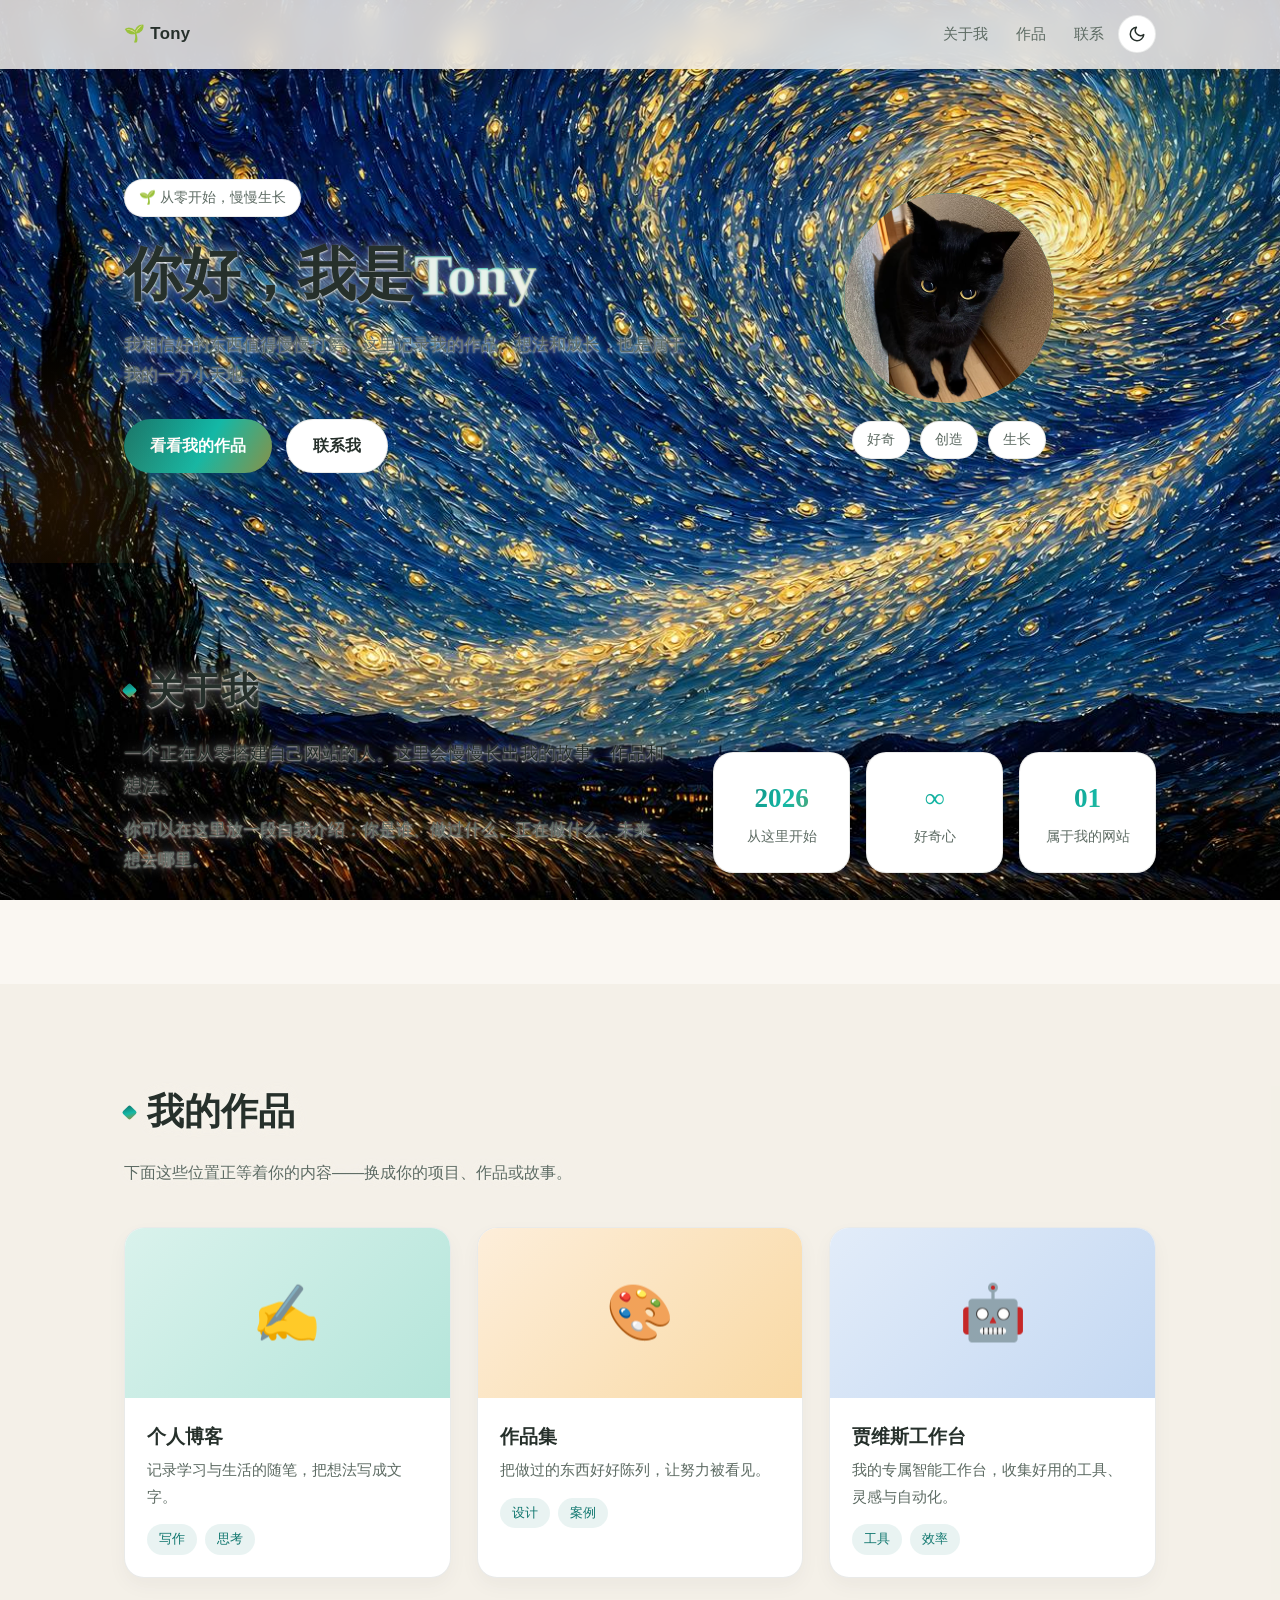
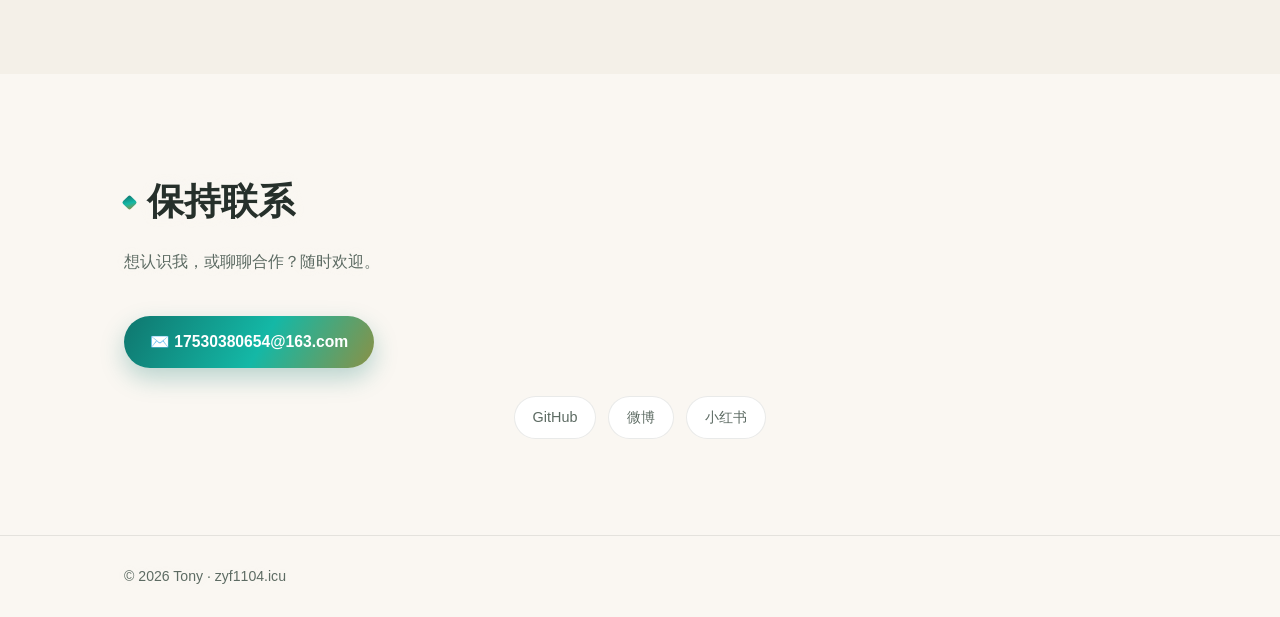
<file: index.html>
<!DOCTYPE html>
<html lang="zh-CN">
<head>
  <meta charset="UTF-8" />
  <meta name="viewport" content="width=device-width, initial-scale=1.0" />
  <title>Tony · 个人主页</title>
  <meta name="description" content="你好，我是 Tony。这里是我的个人主页，记录作品、想法与成长。" />
  <link rel="icon" href="data:image/svg+xml,<svg xmlns='http://www.w3.org/2000/svg' viewBox='0 0 100 100'><text y='.9em' font-size='90'>🌱</text></svg>" />
  <link rel="stylesheet" href="css/style.css?v=4" />
  <link rel="preload" as="image" href="images/bg-1.jpg" />
  <link rel="preload" as="image" href="images/bg-2.jpg" />
  <link rel="preload" as="image" href="images/bg-3.jpg" />
  <script>
    (function () {
      var saved = localStorage.getItem("theme");
      var theme = saved || (window.matchMedia("(prefers-color-scheme: dark)").matches ? "dark" : "light");
      document.documentElement.setAttribute("data-theme", theme);
    })();
  </script>
<!-- Cloudflare Web Analytics -->
<script type='module' src='https://static.cloudflareinsights.com/beacon.min.js' data-cf-beacon='{"token": "24d7faa1f0004ba4b6d1cf66debe24dd"}'></script>
<!-- End Cloudflare Web Analytics -->
</head>
<body>
  <div class="bg-carousel" id="bgCarousel" aria-hidden="true">
    <div class="bg-slide active" style="background-image: url('images/bg-1.jpg')"></div>
    <div class="bg-slide" style="background-image: url('images/bg-2.jpg')"></div>
    <div class="bg-slide" style="background-image: url('images/bg-3.jpg')"></div>
  </div>
  <header class="site-header">
    <div class="container nav-wrap">
      <a class="brand" id="brand" href="#top">🌱 Tony</a>
      <div class="nav-right">
        <nav class="nav" id="nav">
          <a href="#about">关于我</a>
          <a href="#projects">作品</a>
          <a href="#contact">联系</a>
        </nav>
        <button class="theme-toggle" id="themeToggle" aria-label="切换深浅色" title="切换深浅色">
          <svg class="icon-moon" viewBox="0 0 24 24" fill="none" stroke="currentColor" stroke-width="2" stroke-linecap="round" stroke-linejoin="round"><path d="M21 12.79A9 9 0 1 1 11.21 3 7 7 0 0 0 21 12.79z"/></svg>
          <svg class="icon-sun" viewBox="0 0 24 24" fill="none" stroke="currentColor" stroke-width="2" stroke-linecap="round" stroke-linejoin="round"><circle cx="12" cy="12" r="4"/><path d="M12 2v2M12 20v2M4.93 4.93l1.41 1.41M17.66 17.66l1.41 1.41M2 12h2M20 12h2M4.93 19.07l1.41-1.41M17.66 6.34l1.41-1.41"/></svg>
        </button>
        <button class="nav-toggle" id="navToggle" aria-label="打开菜单" aria-expanded="false">
          <span></span><span></span><span></span>
        </button>
      </div>
    </div>
  </header>

  <main id="top">
    <section class="hero">
      <div class="container hero-inner">
        <div class="hero-text">
          <p class="hero-badge" id="heroBadge">🌱 从零开始，慢慢生长</p>
          <h1 id="heroHeading">你好，我是<span class="gradient-text">Tony</span></h1>
          <p class="hero-sub" id="heroSub">我相信好的东西值得慢慢打磨。这里记录我的作品、想法和成长，也是属于我的一方小天地。</p>
          <div class="hero-actions">
            <a class="btn btn-primary" id="primaryBtn" href="#projects">看看我的作品</a>
            <a class="btn btn-ghost" id="secondaryBtn" href="#contact">联系我</a>
          </div>
        </div>
        <div class="hero-card" aria-hidden="true">
          <div class="monogram" id="monogram"><img src="images/avatar.png" alt="Tony 的头像" /></div>
          <div class="hero-card-tags" id="heroTags">
            <span>好奇</span><span>创造</span><span>生长</span>
          </div>
        </div>
      </div>
    </section>

    <section id="about" class="section">
      <div class="container">
        <h2 class="section-title reveal" id="aboutTitle">关于我</h2>
        <div class="about-grid">
          <div class="about-text reveal" id="aboutParagraphs">
            <p>一个正在从零搭建自己网站的人。这里会慢慢长出我的故事、作品和想法。</p>
            <p>你可以在这里放一段自我介绍：你是谁、做过什么、正在做什么、未来想去哪里。</p>
          </div>
          <ul class="about-stats reveal" id="aboutStats">
            <li><strong>2026</strong><span>从这里开始</span></li>
            <li><strong>∞</strong><span>好奇心</span></li>
            <li><strong>01</strong><span>属于我的网站</span></li>
          </ul>
        </div>
      </div>
    </section>

    <section id="projects" class="section section-alt">
      <div class="container">
        <h2 class="section-title reveal" id="projectsTitle">我的作品</h2>
        <p class="section-lead reveal" id="projectsLead">下面这些位置正等着你的内容——换成你的项目、作品或故事。</p>
        <div class="projects-grid" id="projectsGrid">
          <article class="project-card reveal">
            <div class="project-cover cover-a">✍️</div>
            <h3>个人博客</h3>
            <p>记录学习与生活的随笔，把想法写成文字。</p>
            <ul class="tags"><li>写作</li><li>思考</li></ul>
          </article>
          <article class="project-card reveal">
            <div class="project-cover cover-b">🎨</div>
            <h3>作品集</h3>
            <p>把做过的东西好好陈列，让努力被看见。</p>
            <ul class="tags"><li>设计</li><li>案例</li></ul>
          </article>
          <article class="project-card reveal">
            <div class="project-cover cover-c">🤖</div>
            <h3>贾维斯工作台</h3>
            <p>我的专属智能工作台，收集好用的工具、灵感与自动化。</p>
            <ul class="tags"><li>工具</li><li>效率</li></ul>
          </article>
        </div>
      </div>
    </section>

    <section id="contact" class="section">
      <div class="container c99ontact-inner">
        <h2 class="section-title reveal" id="contactTitle">保持联系</h2>
        <p class="section-lead reveal" id="contactLead">想认识我，或聊聊合作？随时欢迎。</p>
        <a class="btn btn-primary reveal" id="contactEmail" href="mailto:17530380654@163.com">✉️ 17530380654@163.com</a>
        <div class="socials reveal" id="socials">
          <a href="#" class="chip">GitHub</a>
          <a href="#" class="chip">微博</a>
          <a href="#" class="chip">小红书</a>
        </div>
      </div>
    </section>
  </main>

  <footer class="site-footer">
    <div class="container">
      <p>© <span id="year">2026</span> <span id="copyrightText">Tony · zyf1104.icu</span></p>
      <button class="back-top" id="backTop" aria-label="回到顶部">↑</button>
    </div>
  </footer>

  <script src="js/main.js?v=4"></script>
</body>
</html>
</file>
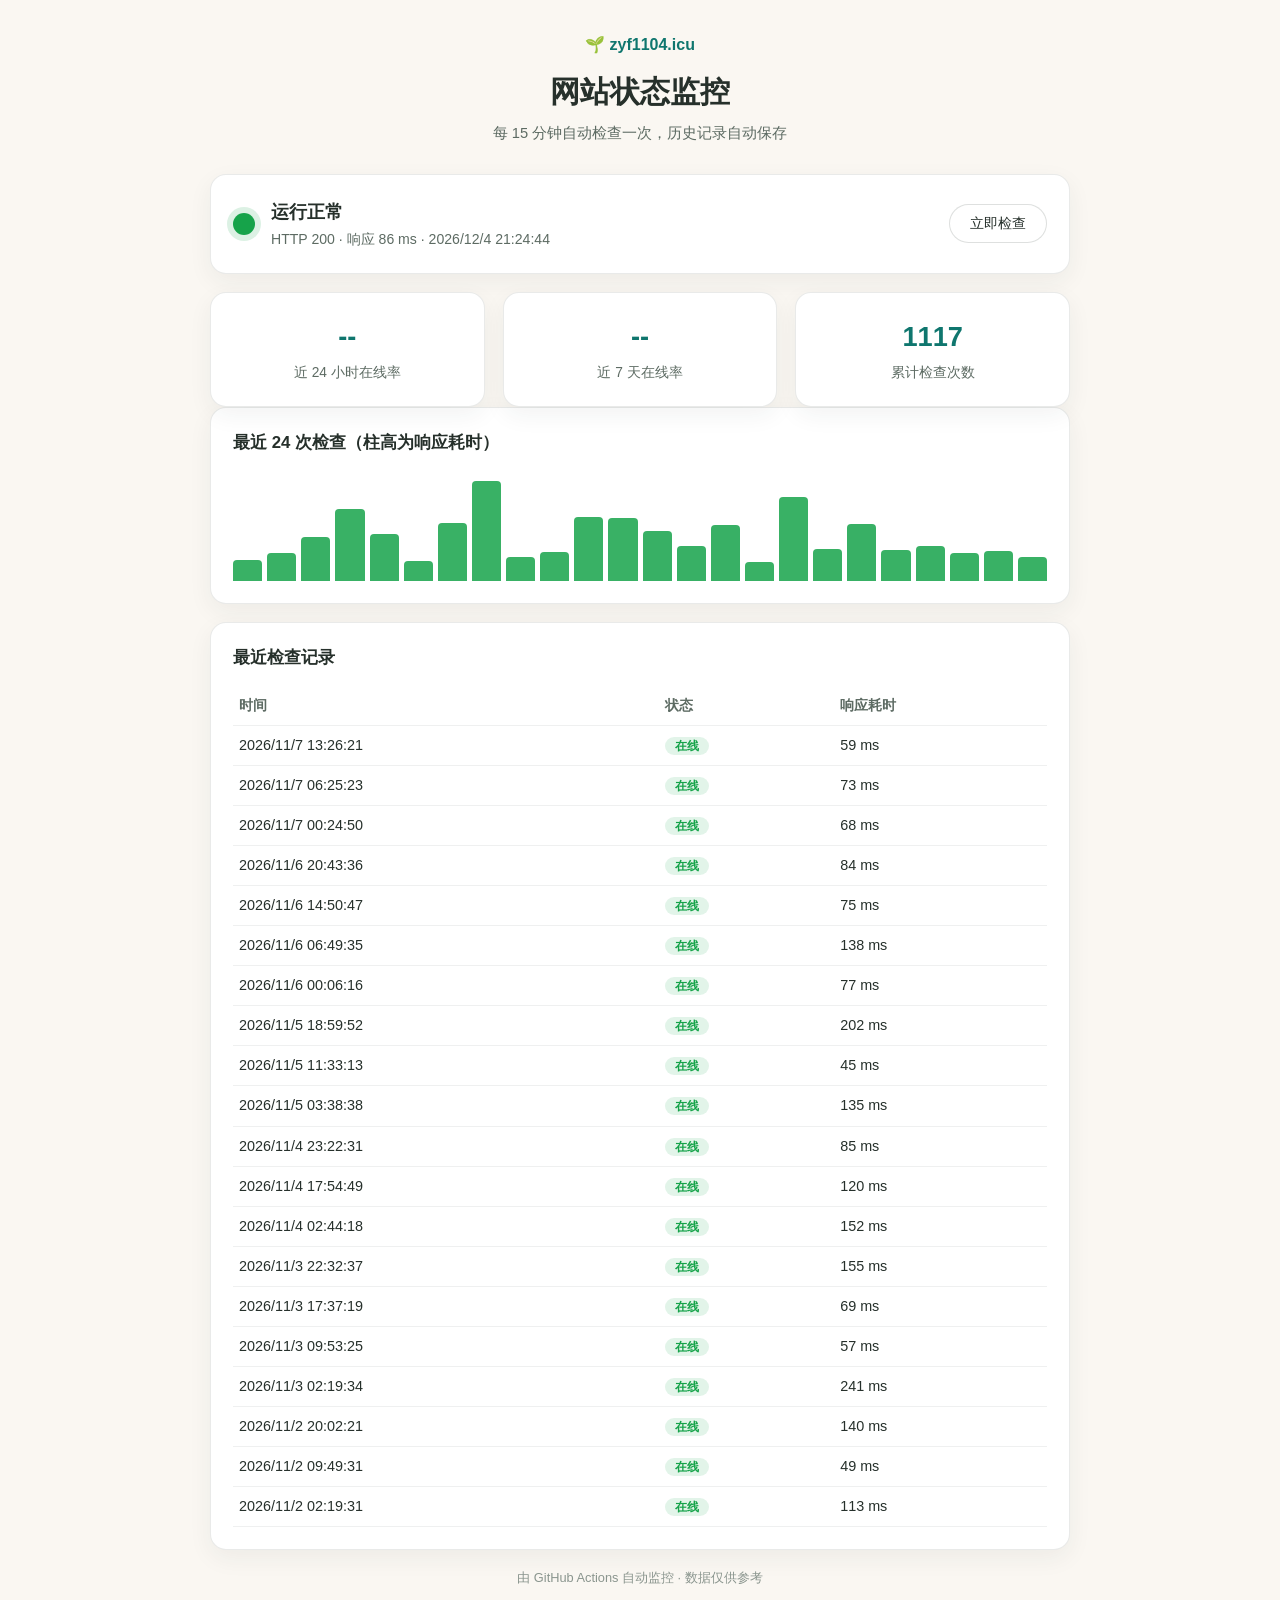
<file: status/index.html>
<!DOCTYPE html>
<html lang="zh-CN">
<head>
  <meta charset="UTF-8" />
  <meta name="viewport" content="width=device-width, initial-scale=1.0" />
  <title>网站状态 · zyf1104.icu</title>
  <style>
    * { margin: 0; padding: 0; box-sizing: border-box; }
    body {
      font-family: "PingFang SC", "Hiragino Sans GB", "Microsoft YaHei", sans-serif;
      background: #faf7f2;
      color: #26302b;
      line-height: 1.6;
      padding: 32px 20px 60px;
    }
    .page { max-width: 860px; margin: 0 auto; }
    header { text-align: center; margin-bottom: 28px; }
    .brand { color: #0f766e; font-weight: 700; text-decoration: none; }
    h1 {
      font-family: "Noto Serif SC", "Songti SC", serif;
      font-size: 1.9rem;
      margin: 10px 0 6px;
    }
    header p { color: #5d6b63; font-size: 0.92rem; }
    .card {
      background: #fff;
      border: 1px solid rgba(38, 48, 43, 0.1);
      border-radius: 16px;
      padding: 22px;
      box-shadow: 0 8px 24px rgba(38, 48, 43, 0.06);
      margin-bottom: 18px;
    }
    .status-card { display: flex; align-items: center; gap: 16px; flex-wrap: wrap; }
    .status-dot {
      width: 22px; height: 22px; border-radius: 50%;
      background: #d1d5db; flex-shrink: 0;
    }
    .status-dot.ok { background: #16a34a; box-shadow: 0 0 0 6px rgba(22, 163, 74, 0.15); }
    .status-dot.warn { background: #f59e0b; box-shadow: 0 0 0 6px rgba(245, 158, 11, 0.15); }
    .status-dot.down { background: #dc2626; box-shadow: 0 0 0 6px rgba(220, 38, 38, 0.15); }
    .status-text { font-size: 1.15rem; font-weight: 700; }
    .status-meta { color: #5d6b63; font-size: 0.88rem; margin-top: 2px; }
    button {
      margin-left: auto; border: 1px solid rgba(38, 48, 43, 0.15);
      background: #fff; color: #26302b; border-radius: 999px;
      padding: 9px 20px; font-size: 0.9rem; cursor: pointer;
      transition: border-color 0.2s, color 0.2s;
    }
    button:hover { border-color: #0f766e; color: #0f766e; }
    .stats { display: grid; grid-template-columns: repeat(3, 1fr); gap: 18px; }
    .stats .card { text-align: center; margin-bottom: 0; }
    .num { font-size: 1.7rem; font-weight: 800; color: #0f766e; }
    .label { color: #5d6b63; font-size: 0.86rem; margin-top: 4px; }
    h2 { font-size: 1.05rem; margin-bottom: 14px; }
    .bars { display: flex; align-items: flex-end; gap: 5px; height: 110px; }
    .bar {
      flex: 1; min-width: 6px; border-radius: 4px 4px 0 0;
      background: #16a34a; opacity: 0.85; position: relative;
    }
    .bar.bad { background: #dc2626; }
    .bar .tip {
      position: absolute; bottom: calc(100% + 4px); left: 50%; transform: translateX(-50%);
      background: #26302b; color: #fff; font-size: 0.72rem;
      padding: 3px 7px; border-radius: 6px; white-space: nowrap;
      opacity: 0; pointer-events: none; transition: opacity 0.15s;
    }
    .bar:hover .tip { opacity: 1; }
    table { width: 100%; border-collapse: collapse; font-size: 0.9rem; }
    th, td { text-align: left; padding: 8px 6px; border-bottom: 1px solid rgba(38, 48, 43, 0.07); }
    th { color: #5d6b63; font-weight: 600; }
    .tag { font-size: 0.78rem; padding: 2px 10px; border-radius: 999px; font-weight: 600; }
    .tag.ok { background: rgba(22, 163, 74, 0.12); color: #16a34a; }
    .tag.warn { background: rgba(245, 158, 11, 0.14); color: #b45309; }
    .tag.down { background: rgba(220, 38, 38, 0.12); color: #dc2626; }
    footer { text-align: center; color: #8a958e; font-size: 0.8rem; margin-top: 10px; }
    @media (max-width: 600px) {
      .stats { grid-template-columns: 1fr; }
      button { margin-left: 0; }
    }
  </style>
</head>
<body>
  <div class="page">
    <header>
      <a class="brand" href="/">🌱 zyf1104.icu</a>
      <h1>网站状态监控</h1>
      <p>每 15 分钟自动检查一次，历史记录自动保存</p>
    </header>

    <section class="card status-card">
      <div class="status-dot" id="statusDot"></div>
      <div>
        <div class="status-text" id="statusText">正在检查…</div>
        <div class="status-meta" id="statusMeta"></div>
      </div>
      <button id="refreshBtn">立即检查</button>
    </section>

    <section class="stats">
      <div class="card"><div class="num" id="uptime24">--</div><div class="label">近 24 小时在线率</div></div>
      <div class="card"><div class="num" id="uptime7d">--</div><div class="label">近 7 天在线率</div></div>
      <div class="card"><div class="num" id="checkCount">--</div><div class="label">累计检查次数</div></div>
    </section>

    <section class="card">
      <h2>最近 24 次检查（柱高为响应耗时）</h2>
      <div class="bars" id="bars"><div style="color:#5d6b63;font-size:.85rem">加载中…</div></div>
    </section>

    <section class="card">
      <h2>最近检查记录</h2>
      <table>
        <thead><tr><th>时间</th><th>状态</th><th>响应耗时</th></tr></thead>
        <tbody id="tableBody"><tr><td colspan="3" style="color:#5d6b63">加载中…</td></tr></tbody>
      </table>
    </section>

    <footer>由 GitHub Actions 自动监控 · 数据仅供参考</footer>
  </div>

  <script>
    (function () {
      var SITE_URL = "/";
      var dot = document.getElementById("statusDot");
      var text = document.getElementById("statusText");
      var meta = document.getElementById("statusMeta");

      function setStatus(state, msg, extra) {
        dot.className = "status-dot " + state;
        text.textContent = msg;
        meta.textContent = extra || "";
      }

      function fmtTime(iso) {
        try {
          return new Date(iso).toLocaleString("zh-CN", { hour12: false });
        } catch (e) {
          return iso;
        }
      }

      function liveCheck() {
        var t0 = performance.now();
        return fetch(SITE_URL + "?live=" + Date.now(), { cache: "no-store" })
          .then(function (res) {
            var ms = Math.round(performance.now() - t0);
            if (res.ok) {
              setStatus("ok", "运行正常", "HTTP " + res.status + " · 响应 " + ms + " ms · " + fmtTime(new Date().toISOString()));
            } else {
              setStatus("warn", "服务异常", "HTTP " + res.status + " · " + fmtTime(new Date().toISOString()));
            }
            return { ok: res.ok, code: res.status, ms: ms };
          })
          .catch(function () {
            setStatus("down", "无法访问", fmtTime(new Date().toISOString()));
            return { ok: false, code: 0, ms: 0 };
          });
      }

      function isUp(code) {
        return code >= 200 && code < 400;
      }

      function render(history) {
        var now = Date.now();
        var day = 24 * 3600 * 1000;
        var last24 = history.filter(function (h) { return now - new Date(h.t).getTime() < day; });
        var last7d = history.filter(function (h) { return now - new Date(h.t).getTime() < 7 * day; });

        document.getElementById("uptime24").textContent = pct(last24);
        document.getElementById("uptime7d").textContent = pct(last7d);
        document.getElementById("checkCount").textContent = history.length;

        var recent = history.slice(-24);
        var maxMs = Math.max.apply(null, recent.map(function (h) { return h.ms; }).concat([1]));
        var bars = document.getElementById("bars");
        bars.innerHTML = "";
        recent.forEach(function (h) {
          var b = document.createElement("div");
          b.className = "bar" + (isUp(h.code) ? "" : " bad");
          var height = Math.max(8, Math.round((h.ms / maxMs) * 100));
          b.style.height = height + "px";
          var tip = document.createElement("span");
          tip.className = "tip";
          tip.textContent = fmtTime(h.t) + " · " + (isUp(h.code) ? "在线" : "离线") + " · " + h.ms + "ms";
          b.appendChild(tip);
          bars.appendChild(b);
        });

        var body = document.getElementById("tableBody");
        body.innerHTML = "";
        history.slice(-20).reverse().forEach(function (h) {
          var tr = document.createElement("tr");
          var tdT = document.createElement("td"); tdT.textContent = fmtTime(h.t);
          var tdS = document.createElement("td");
          var tag = document.createElement("span");
          tag.className = "tag " + (isUp(h.code) ? "ok" : "down");
          tag.textContent = isUp(h.code) ? "在线" : "离线";
          tdS.appendChild(tag);
          var tdM = document.createElement("td"); tdM.textContent = h.ms + " ms";
          tr.appendChild(tdT); tr.appendChild(tdS); tr.appendChild(tdM);
          body.appendChild(tr);
        });
      }

      function pct(arr) {
        if (!arr.length) return "--";
        var up = arr.filter(function (h) { return isUp(h.code); }).length;
        return Math.round((up / arr.length) * 100) + "%";
      }

      function loadHistory() {
        return fetch("history.json", { cache: "no-store" })
          .then(function (res) {
            if (!res.ok) throw new Error("history not found");
            return res.text();
          })
          .then(function (text) {
            var history = text.trim().split("\n").filter(Boolean).map(function (line) {
              try { return JSON.parse(line); } catch (e) { return null; }
            }).filter(Boolean);
            render(history);
            return history;
          })
          .catch(function () {
            var bars = document.getElementById("bars");
            bars.innerHTML = '<div style="color:#5d6b63;font-size:.85rem">暂无历史数据，等待第一次自动检查…</div>';
            return [];
          });
      }

      function refresh() {
        liveCheck();
        loadHistory();
      }

      document.getElementById("refreshBtn").addEventListener("click", refresh);
      refresh();
      setInterval(refresh, 60000);
    })();
  </script>
</body>
</html>
</file>
<file: css/style.css>
/* ===== 基础 ===== */
* {
  margin: 0;
  padding: 0;
  box-sizing: border-box;
}

:root {
  --bg: #faf7f2;
  --bg-alt: #f2ede4;
  --card: #ffffff;
  --text: #26302b;
  --text-soft: #5d6b63;
  --accent: #0f766e;
  --grad: linear-gradient(120deg, #0f766e 0%, #14b8a6 55%, #d97706 130%);
  --line: rgba(38, 48, 43, 0.1);
  --shadow: 0 18px 45px rgba(38, 48, 43, 0.12);
  --radius: 20px;
  --serif: "Noto Serif SC", "Songti SC", "SimSun", "STSong", serif;
  --sans: "PingFang SC", "Hiragino Sans GB", "Microsoft YaHei", "Noto Sans SC", "Helvetica Neue", Arial, sans-serif;
}

[data-theme="dark"] {
  --bg: #10181a;
  --bg-alt: #162124;
  --card: #1b2729;
  --text: #e8efe9;
  --text-soft: #a8b8ae;
  --line: rgba(232, 239, 233, 0.12);
  --shadow: 0 18px 45px rgba(0, 0, 0, 0.35);
}

html {
  background: var(--bg);
  scroll-behavior: smooth;
}

body {
  font-family: var(--sans);
  background: transparent;
  color: var(--text);
  line-height: 1.75;
  transition: background 0.3s ease, color 0.3s ease;
}

/* ===== 背景轮播 ===== */
.bg-carousel {
  position: fixed;
  inset: 0;
  z-index: 0;
  overflow: hidden;
}

.bg-slide {
  position: absolute;
  inset: 0;
  background-size: cover;
  background-position: center;
  opacity: 0;
  transition: opacity 1.6s ease;
}

.bg-slide.active {
  opacity: 1;
}

main {
  position: relative;
  z-index: 1;
}

.site-footer {
  position: relative;
  z-index: 1;
}

img {
  max-width: 100%;
  display: block;
}

a {
  color: inherit;
  text-decoration: none;
}

ul {
  list-style: none;
}

::selection {
  background: var(--accent);
  color: #fff;
}

.container {
  max-width: 1080px;
  margin: 0 auto;
  padding: 0 24px;
}

/* ===== 顶部导航 ===== */
.site-header {
  position: sticky;
  top: 0;
  z-index: 50;
  background: color-mix(in srgb, var(--bg) 82%, transparent);
  -webkit-backdrop-filter: blur(12px);
  backdrop-filter: blur(12px);
  border-bottom: 1px solid transparent;
  transition: border-color 0.3s ease, box-shadow 0.3s ease;
}

.site-header.scrolled {
  border-bottom-color: var(--line);
  box-shadow: 0 6px 24px rgba(0, 0, 0, 0.05);
}

.nav-wrap {
  display: flex;
  align-items: center;
  justify-content: space-between;
  height: 68px;
}

.brand {
  font-weight: 700;
  font-size: 1.05rem;
  letter-spacing: 0.02em;
}

.brand:hover {
  color: var(--accent);
}

.nav-right {
  display: flex;
  align-items: center;
  gap: 14px;
}

.nav {
  display: flex;
  gap: 28px;
}

.nav a {
  position: relative;
  font-size: 0.95rem;
  color: var(--text-soft);
  transition: color 0.2s;
}

.nav a:hover {
  color: var(--accent);
}

.nav a::after {
  content: "";
  position: absolute;
  left: 0;
  bottom: -4px;
  width: 0;
  height: 2px;
  border-radius: 2px;
  background: var(--grad);
  transition: width 0.25s ease;
}

.nav a:hover::after {
  width: 100%;
}

.theme-toggle {
  width: 38px;
  height: 38px;
  border-radius: 50%;
  border: 1px solid var(--line);
  background: var(--card);
  color: var(--text);
  display: grid;
  place-items: center;
  cursor: pointer;
  transition: transform 0.2s, border-color 0.2s;
}

.theme-toggle:hover {
  transform: rotate(20deg);
  border-color: var(--accent);
}

.theme-toggle svg {
  width: 18px;
  height: 18px;
}

[data-theme="light"] .icon-sun {
  display: none;
}

[data-theme="dark"] .icon-moon {
  display: none;
}

.nav-toggle {
  display: none;
  width: 38px;
  height: 38px;
  border: 1px solid var(--line);
  border-radius: 10px;
  background: var(--card);
  cursor: pointer;
  flex-direction: column;
  align-items: center;
  justify-content: center;
  gap: 4px;
}

.nav-toggle span {
  width: 16px;
  height: 2px;
  border-radius: 2px;
  background: var(--text);
  transition: transform 0.25s ease, opacity 0.25s ease;
}

.nav-toggle.open span:nth-child(1) {
  transform: translateY(6px) rotate(45deg);
}

.nav-toggle.open span:nth-child(2) {
  opacity: 0;
}

.nav-toggle.open span:nth-child(3) {
  transform: translateY(-6px) rotate(-45deg);
}

/* ===== 首屏 ===== */
.hero {
  padding: 110px 0 90px;
  position: relative;
  overflow: hidden;
}

.hero::before {
  content: "";
  position: absolute;
  top: -160px;
  right: -140px;
  width: 420px;
  height: 420px;
  border-radius: 50%;
  background: radial-gradient(circle, rgba(20, 184, 166, 0.18), transparent 65%);
  pointer-events: none;
}

.hero::after {
  content: "";
  position: absolute;
  bottom: -120px;
  left: -120px;
  width: 360px;
  height: 360px;
  border-radius: 50%;
  background: radial-gradient(circle, rgba(217, 119, 6, 0.15), transparent 65%);
  pointer-events: none;
}

.hero-inner {
  display: grid;
  grid-template-columns: 1.15fr 0.85fr;
  gap: 56px;
  align-items: center;
  position: relative;
}

.hero-badge {
  display: inline-flex;
  align-items: center;
  gap: 8px;
  padding: 6px 14px;
  border-radius: 999px;
  background: var(--card);
  border: 1px solid var(--line);
  font-size: 0.85rem;
  color: var(--text-soft);
  box-shadow: 0 4px 14px rgba(0, 0, 0, 0.04);
}

.hero h1 {
  font-family: var(--serif);
  font-size: clamp(2.4rem, 5vw, 3.6rem);
  font-weight: 700;
  line-height: 1.25;
  margin: 22px 0 18px;
}

.gradient-text {
  background: var(--grad);
  -webkit-background-clip: text;
  background-clip: text;
  color: transparent;
}

.hero-sub {
  color: var(--text-soft);
  font-size: 1.08rem;
  max-width: 34em;
}

.hero-actions {
  display: flex;
  gap: 14px;
  margin-top: 30px;
  flex-wrap: wrap;
}

.btn {
  display: inline-flex;
  align-items: center;
  gap: 8px;
  padding: 12px 26px;
  border-radius: 999px;
  font-size: 0.98rem;
  font-weight: 600;
  transition: transform 0.2s ease, box-shadow 0.2s ease, background 0.2s ease, color 0.2s ease;
}

.btn-primary {
  background: var(--grad);
  color: #fff;
  box-shadow: 0 10px 24px rgba(15, 118, 110, 0.28);
}

.btn-primary:hover {
  transform: translateY(-2px);
  box-shadow: 0 14px 30px rgba(15, 118, 110, 0.34);
}

.btn-ghost {
  border: 1px solid var(--line);
  color: var(--text);
  background: var(--card);
}

.btn-ghost:hover {
  transform: translateY(-2px);
  border-color: var(--accent);
  color: var(--accent);
}

.hero-card {
  display: flex;
  flex-direction: column;
  align-items: center;
  gap: 18px;
}

.monogram {
  width: 210px;
  height: 210px;
  border-radius: 50%;
  background: var(--grad);
  color: #fff;
  font-family: var(--serif);
  font-size: 4.6rem;
  font-weight: 700;
  display: grid;
  place-items: center;
  box-shadow: 0 24px 55px rgba(15, 118, 110, 0.32);
  animation: float 6s ease-in-out infinite;
}

.monogram img {
  width: 100%;
  height: 100%;
  border-radius: 50%;
  object-fit: cover;
}

@keyframes float {
  0%, 100% {
    transform: translateY(0);
  }
  50% {
    transform: translateY(-12px);
  }
}

.hero-card-tags {
  display: flex;
  gap: 10px;
}

.hero-card-tags span {
  padding: 6px 14px;
  border-radius: 999px;
  background: var(--card);
  border: 1px solid var(--line);
  font-size: 0.85rem;
  color: var(--text-soft);
}

/* ===== 通用区块 ===== */
.section {
  padding: 96px 0;
}

.section-alt {
  background: rgba(242, 237, 228, 0.72);
}

[data-theme="dark"] .section-alt {
  background: rgba(22, 33, 36, 0.8);
}

/* 背景图上的文字可读性（柔和光影，不遮图） */
.hero h1,
.hero-sub,
.section-title,
.section-lead,
.about-text p,
.contact-inner .section-lead,
.site-footer p {
  text-shadow: 0 1px 2px rgba(250, 247, 242, 0.9), 0 0 14px rgba(250, 247, 242, 0.55);
}

[data-theme="dark"] .hero h1,
[data-theme="dark"] .hero-sub,
[data-theme="dark"] .section-title,
[data-theme="dark"] .section-lead,
[data-theme="dark"] .about-text p,
[data-theme="dark"] .contact-inner .section-lead,
[data-theme="dark"] .site-footer p {
  text-shadow: 0 1px 3px rgba(0, 0, 0, 0.75), 0 0 14px rgba(0, 0, 0, 0.45);
}

.section-title {
  font-family: var(--serif);
  font-size: clamp(1.7rem, 3.4vw, 2.3rem);
  margin-bottom: 14px;
  display: flex;
  align-items: center;
  gap: 12px;
}

.section-title::before {
  content: "";
  width: 11px;
  height: 11px;
  border-radius: 2px;
  background: var(--grad);
  transform: rotate(45deg);
  flex-shrink: 0;
}

.section-lead {
  color: var(--text-soft);
  max-width: 46em;
  margin-bottom: 40px;
}

/* ===== 关于我 ===== */
.about-grid {
  display: grid;
  grid-template-columns: 1.1fr 0.9fr;
  gap: 48px;
  align-items: center;
}

.about-text p {
  margin-bottom: 14px;
  color: var(--text-soft);
  font-size: 1.05rem;
}

.about-text p:first-child {
  color: var(--text);
  font-size: 1.15rem;
}

.about-stats {
  display: grid;
  grid-template-columns: repeat(3, 1fr);
  gap: 16px;
}

.about-stats li {
  background: var(--card);
  border: 1px solid var(--line);
  border-radius: var(--radius);
  padding: 22px 14px;
  text-align: center;
  box-shadow: 0 8px 20px rgba(0, 0, 0, 0.04);
}

.about-stats strong {
  display: block;
  font-family: var(--serif);
  font-size: 1.7rem;
  background: var(--grad);
  -webkit-background-clip: text;
  background-clip: text;
  color: transparent;
}

.about-stats span {
  font-size: 0.86rem;
  color: var(--text-soft);
}

/* ===== 作品 ===== */
.projects-grid {
  display: grid;
  grid-template-columns: repeat(auto-fit, minmax(270px, 1fr));
  gap: 26px;
}

.project-card {
  background: var(--card);
  border: 1px solid var(--line);
  border-radius: var(--radius);
  overflow: hidden;
  box-shadow: 0 8px 20px rgba(0, 0, 0, 0.04);
  transition: transform 0.25s ease, box-shadow 0.25s ease;
}

.project-card:hover {
  transform: translateY(-6px);
  box-shadow: var(--shadow);
}

.project-cover {
  height: 170px;
  display: grid;
  place-items: center;
  font-size: 3.4rem;
}

.cover-a {
  background: linear-gradient(135deg, #d9f2ec, #b5e5da);
}

.cover-b {
  background: linear-gradient(135deg, #fdeeda, #f9d9a4);
}

.cover-c {
  background: linear-gradient(135deg, #e2ecf9, #c4d8f2);
}

.project-card h3 {
  padding: 22px 22px 4px;
  font-family: var(--serif);
  font-size: 1.2rem;
}

.project-card p {
  padding: 0 22px;
  color: var(--text-soft);
  font-size: 0.95rem;
}

.tags {
  display: flex;
  gap: 8px;
  padding: 14px 22px 22px;
  flex-wrap: wrap;
}

.tags li {
  font-size: 0.8rem;
  color: var(--accent);
  background: rgba(15, 118, 110, 0.09);
  padding: 4px 12px;
  border-radius: 999px;
}

/* ===== 联系 ===== */
.contact-inner {
  text-align: center;
}

.contact-inner .section-title {
  justify-content: center;
}

.contact-inner .section-lead {
  margin-left: auto;
  margin-right: auto;
}

.contact-inner .btn {
  margin-top: 6px;
}

.socials {
  display: flex;
  justify-content: center;
  gap: 12px;
  margin-top: 28px;
  flex-wrap: wrap;
}

.chip {
  padding: 8px 18px;
  border-radius: 999px;
  border: 1px solid var(--line);
  background: var(--card);
  color: var(--text-soft);
  font-size: 0.9rem;
  transition: color 0.2s, border-color 0.2s, transform 0.2s;
}

.chip:hover {
  color: var(--accent);
  border-color: var(--accent);
  transform: translateY(-2px);
}

/* ===== 页脚与回到顶部 ===== */
.site-footer {
  border-top: 1px solid var(--line);
  padding: 28px 0;
}

.site-footer .container {
  display: flex;
  align-items: center;
  justify-content: space-between;
  gap: 16px;
  flex-wrap: wrap;
}

.site-footer p {
  color: var(--text-soft);
  font-size: 0.88rem;
}

.back-top {
  position: fixed;
  right: 26px;
  bottom: 26px;
  width: 46px;
  height: 46px;
  border-radius: 50%;
  border: none;
  background: var(--grad);
  color: #fff;
  font-size: 1.15rem;
  cursor: pointer;
  box-shadow: 0 10px 24px rgba(15, 118, 110, 0.3);
  opacity: 0;
  transform: translateY(12px);
  pointer-events: none;
  transition: opacity 0.25s ease, transform 0.25s ease;
  z-index: 40;
}

.back-top.show {
  opacity: 1;
  transform: translateY(0);
  pointer-events: auto;
}

.back-top:hover {
  transform: translateY(-3px);
}

/* ===== 滚动浮现动画 ===== */
.reveal {
  opacity: 0;
  transform: translateY(22px);
  transition: opacity 0.7s ease, transform 0.7s ease;
}

.reveal.visible {
  opacity: 1;
  transform: none;
}

.preview-mode .reveal {
  opacity: 1;
  transform: none;
  transition: none;
}

/* ===== 移动端适配 ===== */
@media (max-width: 820px) {
  .nav-toggle {
    display: flex;
  }

  .nav {
    position: absolute;
    top: 68px;
    left: 0;
    right: 0;
    flex-direction: column;
    gap: 0;
    background: var(--bg);
    border-bottom: 1px solid var(--line);
    padding: 10px 24px 18px;
    display: none;
  }

  .nav.open {
    display: flex;
  }

  .nav a {
    padding: 12px 4px;
    border-bottom: 1px solid var(--line);
  }

  .nav a:last-child {
    border-bottom: none;
  }

  .hero {
    padding: 80px 0 70px;
  }

  .hero-inner {
    grid-template-columns: 1fr;
    gap: 44px;
    text-align: center;
  }

  .hero-actions,
  .hero-card-tags {
    justify-content: center;
  }

  .monogram {
    width: 160px;
    height: 160px;
    font-size: 3.4rem;
  }

  .about-grid {
    grid-template-columns: 1fr;
    gap: 32px;
  }

  .about-stats {
    grid-template-columns: repeat(3, 1fr);
  }

  .section {
    padding: 72px 0;
  }
}

@media (max-width: 480px) {
  .about-stats {
    grid-template-columns: 1fr;
  }

  .hero-actions .btn {
    width: 100%;
    justify-content: center;
  }
}
</file>
